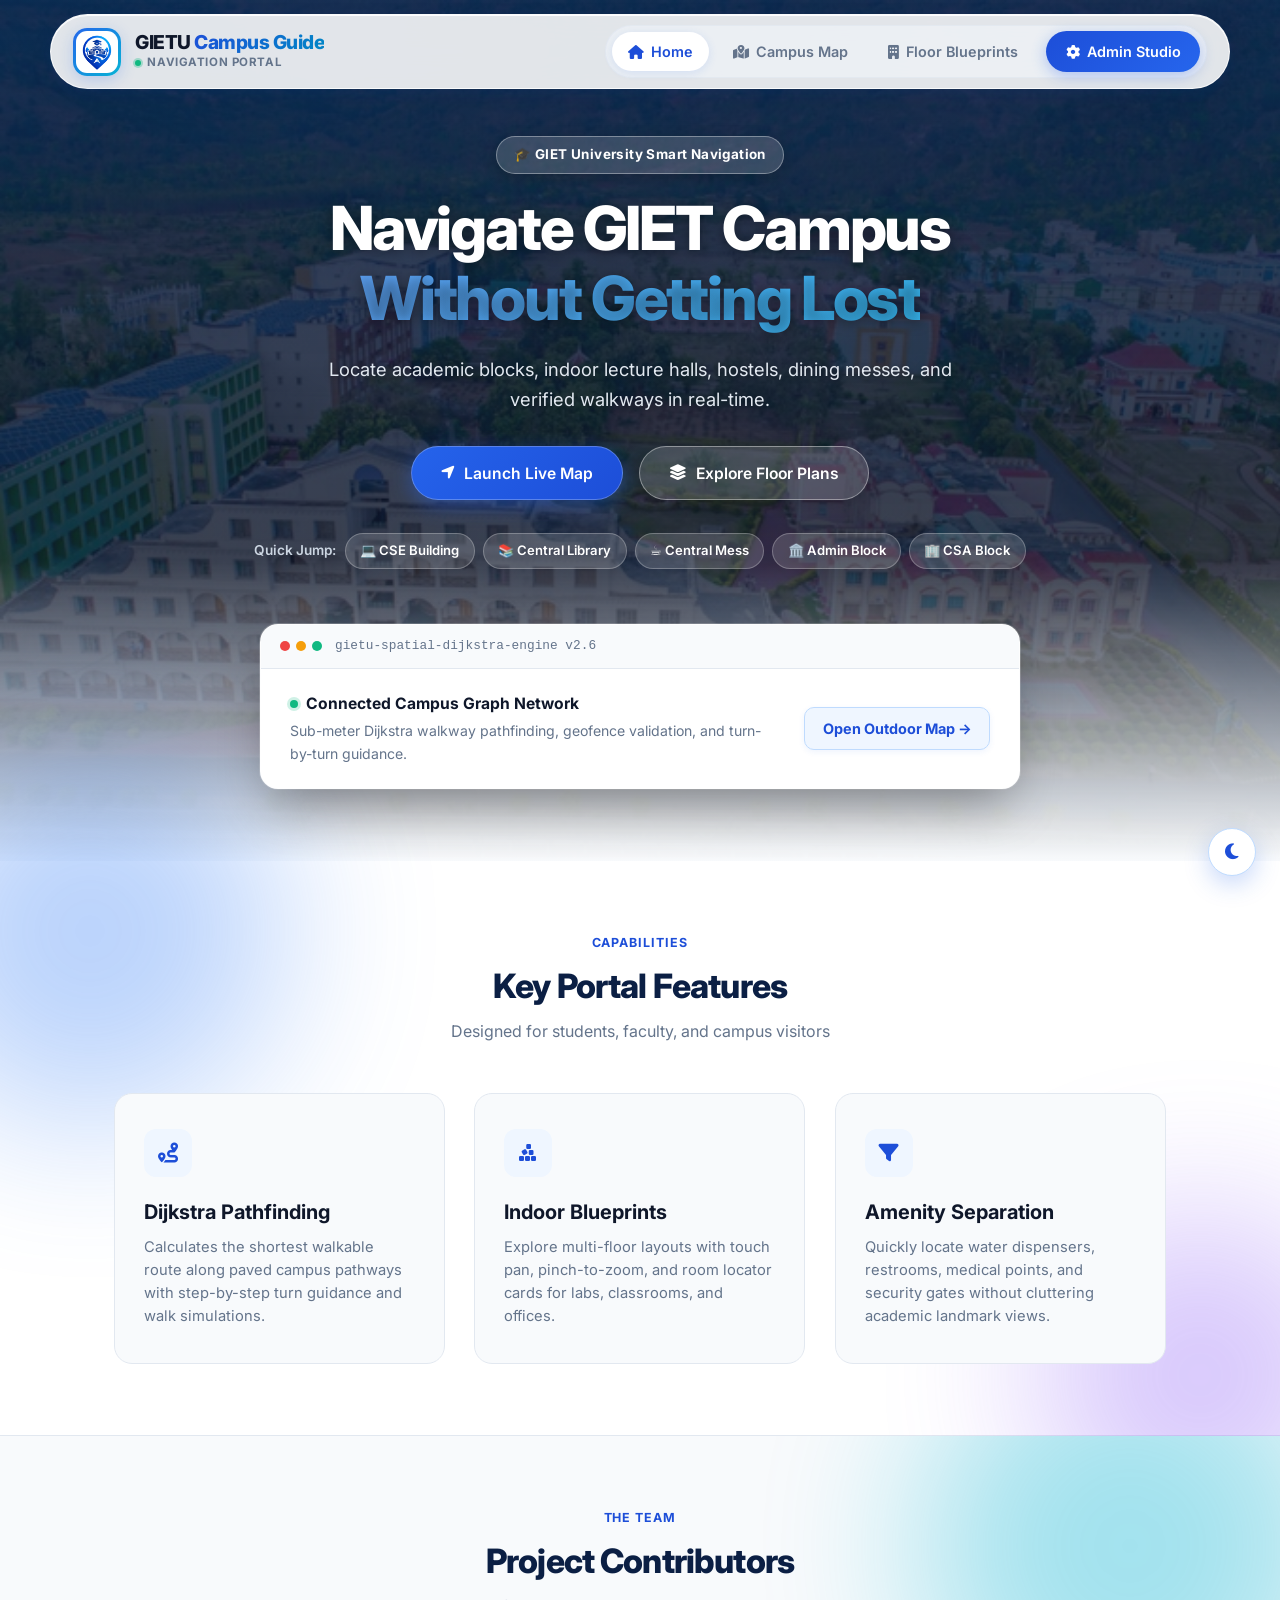
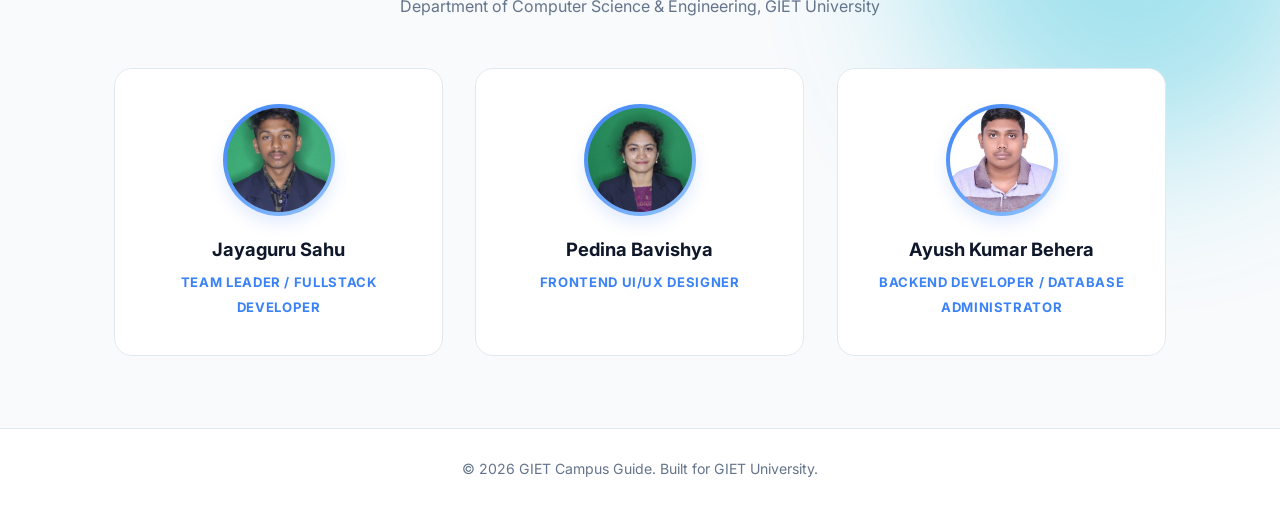
<file: frontend/index.html>
<!DOCTYPE html>
<html lang="en">
<head>
    <meta charset="UTF-8" />
    <meta name="viewport" content="width=device-width, initial-scale=1.0, maximum-scale=5.0" />
    <meta name="description" content="GIET University Campus Navigation Portal with Dijkstra-powered pathfinding and building directory." />
    <title>GIET Guide - Campus Navigation</title>

    <!-- FAVICON -->
    <link rel="icon" type="image/png" href="assets/images/LOGO.png" />
    <link rel="shortcut icon" type="image/png" href="assets/images/LOGO.png" />
    <link rel="apple-touch-icon" href="assets/images/LOGO.png" />

    <!-- Typography -->
    <link rel="preconnect" href="https://fonts.googleapis.com">
    <link rel="preconnect" href="https://fonts.gstatic.com" crossorigin>
    <link href="https://fonts.googleapis.com/css2?family=Inter:wght@400;500;600;700;800&display=swap" rel="stylesheet">
    <link rel="stylesheet" href="https://cdnjs.cloudflare.com/ajax/libs/font-awesome/6.4.0/css/all.min.css" />

    <!-- Stylesheet -->
    <link rel="stylesheet" href="css/style.css" />
</head>
<body>

    <!-- FLOATING NAVBAR -->
    <header class="header">
        <div class="nav-container">
            <a href="index.html" class="logo-section">
                <div class="logo-box">
                    <img src="assets/images/LOGO.png" class="logo" alt="GIET Logo" />
                </div>
                <div class="brand-text-group">
                    <span class="brand-title">GIETU <span class="highlight-gradient">Campus Guide</span></span>
                    <span class="brand-sub"><span class="pulse-dot"></span> Navigation Portal</span>
                </div>
            </a>

            <!-- Hamburger Button (Mobile Only) -->
            <button class="hamburger-btn" id="hamburger-btn" aria-label="Toggle navigation menu" aria-expanded="false">
                <span class="bar"></span>
                <span class="bar"></span>
                <span class="bar"></span>
            </button>

            <!-- Navigation Links -->
            <nav class="navbar" id="navbar">
                <a href="index.html" class="nav-link active">
                    <i class="fa-solid fa-house nav-icon"></i>
                    <span>Home</span>
                </a>
                <a href="navigation.html" class="nav-link">
                    <i class="fa-solid fa-map-location-dot nav-icon"></i>
                    <span>Campus Map</span>
                </a>
                <a href="building.html" class="nav-link">
                    <i class="fa-solid fa-building nav-icon"></i>
                    <span>Floor Blueprints</span>
                </a>
                <a href="admin.html" class="nav-link admin-btn">
                    <i class="fa-solid fa-gear nav-icon admin-icon"></i>
                    <span>Admin Studio</span>
                </a>
            </nav>
        </div>
    </header>

    <main>
        <!-- HERO SECTION -->
        <section class="hero">
            <div class="hero-container">
                <div class="badge-wrapper">
                    <span class="badge">🎓 GIET University Smart Navigation</span>
                </div>
                
                <h1>Navigate GIET Campus <br><span class="gradient-text">Without Getting Lost</span></h1>
                
                <p class="hero-subtitle">
                    Locate academic blocks, indoor lecture halls, hostels, dining messes, and verified walkways in real-time.
                </p>

                <!-- Primary Action Buttons -->
                <div class="hero-buttons">
                    <a href="navigation.html" class="btn btn-primary">
                        <i class="fa-solid fa-location-arrow"></i> Launch Live Map
                    </a>
                    <a href="building.html" class="btn btn-secondary">
                        <i class="fa-solid fa-layer-group"></i> Explore Floor Plans
                    </a>
                </div>

                <!-- Instant Jump Chips with Valid Query Names -->
                <div class="quick-chips-wrapper">
                    <span class="chips-label">Quick Jump:</span>
                    <div class="quick-chips">
                        <a href="navigation.html?building=CSE%20Building" class="chip">💻 CSE Building</a>
                        <a href="navigation.html?building=Library" class="chip">📚 Central Library</a>
                        <a href="navigation.html?building=Central%20Mess" class="chip">☕ Central Mess</a>
                        <a href="navigation.html?building=Admin%20Block" class="chip">🏛️ Admin Block</a>
                        <a href="navigation.html?building=CSA%20Block" class="chip">🏢 CSA Block</a>
                    </div>
                </div>

                <!-- Live Routing Preview Card -->
                <div class="hero-preview-card">
                    <div class="preview-bar">
                        <div class="window-dots">
                            <span class="dot dot-red"></span>
                            <span class="dot dot-amber"></span>
                            <span class="dot dot-green"></span>
                        </div>
                        <span class="preview-title">gietu-spatial-dijkstra-engine v2.6</span>
                    </div>
                    <div class="preview-body">
                        <div class="preview-info">
                            <div class="status-indicator">
                                <span class="status-pulse"></span>
                                <strong>Connected Campus Graph Network</strong>
                            </div>
                            <p>Sub-meter Dijkstra walkway pathfinding, geofence validation, and turn-by-turn guidance.</p>
                        </div>
                        <a href="navigation.html" class="preview-link">Open Outdoor Map &rarr;</a>
                    </div>
                </div>
            </div>
        </section>

        <!-- CORE FEATURES SECTION -->
        <section class="features">
            <div class="blob blob-1"></div>
            <div class="blob blob-2"></div>
            <div class="section-container">
                <div class="section-heading">
                    <span class="section-eyebrow">CAPABILITIES</span>
                    <h2>Key Portal Features</h2>
                    <p>Designed for students, faculty, and campus visitors</p>
                </div>

                <div class="features-grid">
                    <div class="card">
                        <div class="card-icon"><i class="fa-solid fa-route"></i></div>
                        <h3>Dijkstra Pathfinding</h3>
                        <p>Calculates the shortest walkable route along paved campus pathways with step-by-step turn guidance and walk simulations.</p>
                    </div>

                    <div class="card">
                        <div class="card-icon"><i class="fa-solid fa-cubes-stacked"></i></div>
                        <h3>Indoor Blueprints</h3>
                        <p>Explore multi-floor layouts with touch pan, pinch-to-zoom, and room locator cards for labs, classrooms, and offices.</p>
                    </div>

                    <div class="card">
                        <div class="card-icon"><i class="fa-solid fa-filter"></i></div>
                        <h3>Amenity Separation</h3>
                        <p>Quickly locate water dispensers, restrooms, medical points, and security gates without cluttering academic landmark views.</p>
                    </div>
                </div>
            </div>
        </section>

        <!-- CONTRIBUTORS SECTION -->
        <section class="about-section">
            <div class="blob blob-3"></div>
            <div class="section-container">
                <div class="section-heading">
                    <span class="section-eyebrow">THE TEAM</span>
                    <h2>Project Contributors</h2>
                    <p>Department of Computer Science & Engineering, GIET University</p>
                </div>
                <div class="team-grid">
                    <div class="team-card">
                        <div class="avatar-wrapper">
                            <img src="assets/images/jaya%20photo.jpeg" alt="Jayaguru Sahu" loading="lazy" onerror="this.src='assets/images/LOGO.png'" />
                        </div>
                        <h4>Jayaguru Sahu</h4>
                        <span class="team-role">Team Leader / Fullstack Developer</span>
                    </div>

                    <div class="team-card">
                        <div class="avatar-wrapper">
                            <img src="assets/images/bhavishya%20image%20.jpeg" alt="Pedina Bavishya" loading="lazy" onerror="this.src='assets/images/LOGO.png'" />
                        </div>
                        <h4>Pedina Bavishya</h4>
                        <span class="team-role">Frontend UI/UX Designer</span>
                    </div>

                    <div class="team-card">
                        <div class="avatar-wrapper">
                            <img src="assets/images/Ayush%20photo.jpeg" alt="Ayush Kumar Behera" loading="lazy" onerror="this.src='assets/images/LOGO.png'" />
                        </div>
                        <h4>Ayush Kumar Behera</h4>
                        <span class="team-role">Backend Developer / Database Administrator</span>
                    </div>
                </div>
            </div>
        </section>
    </main>
        
    <!-- FOOTER -->
    <footer class="footer">
        <p>&copy; 2026 GIET Campus Guide. Built for GIET University.</p>
    </footer>

    <!-- Theme Toggle Floating Action -->
    <button class="theme-toggle" id="theme-toggle" aria-label="Toggle dark mode" title="Toggle dark mode">
        <i class="fa-solid fa-moon theme-icon" id="theme-icon"></i>
    </button>

    <script src="js/home.js"></script>
</body>
</html>
</file>
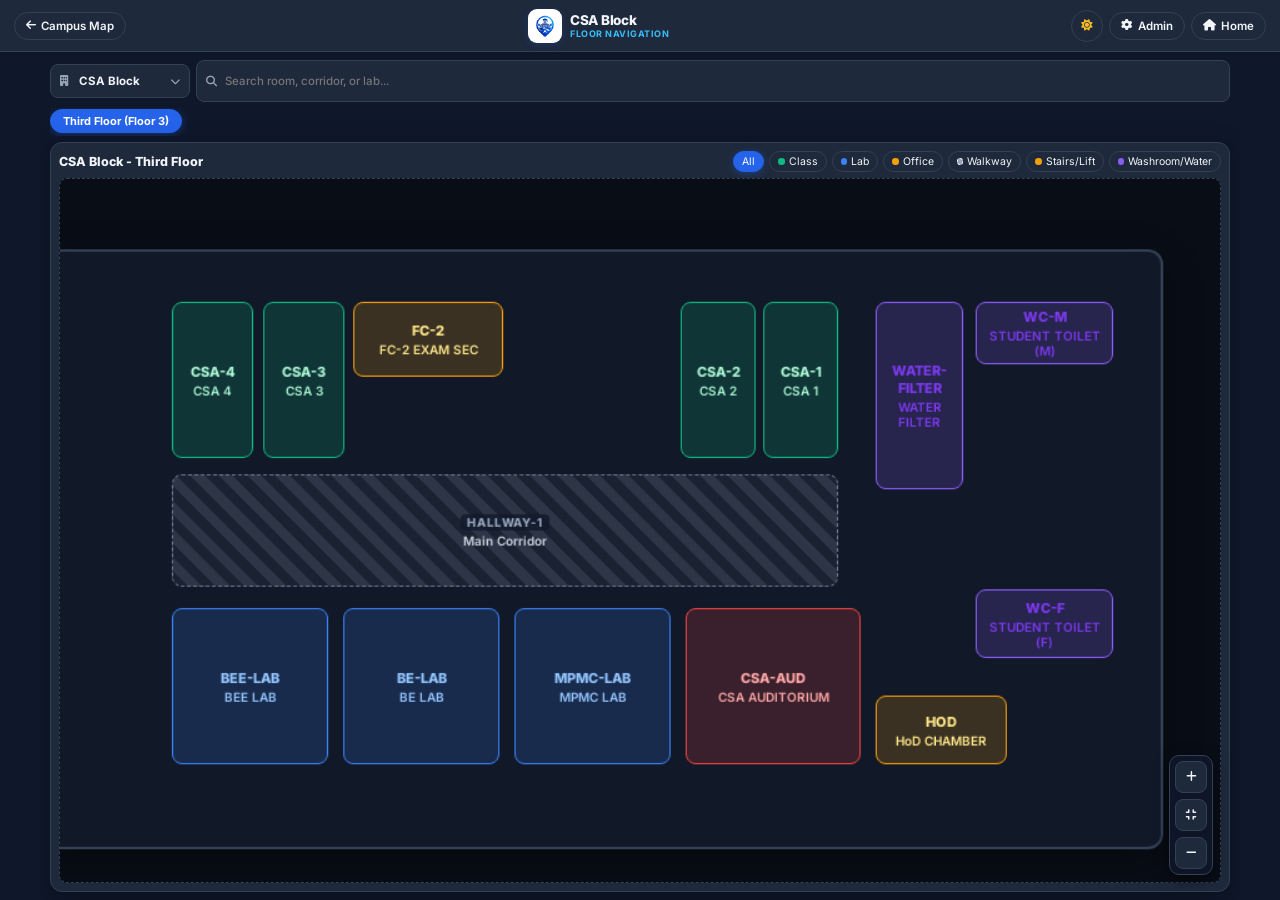
<file: frontend/building.html>
<!DOCTYPE html>
<html lang="en">
<head>
    <meta charset="UTF-8">
    <meta name="viewport" content="width=device-width, initial-scale=1.0, maximum-scale=1.0, user-scalable=no, viewport-fit=cover">
    <title>Building Layout - GIET Campus Guide</title>

    <link rel="icon" type="image/png" href="assets/images/LOGO.png">
    <link rel="shortcut icon" type="image/png" href="assets/images/LOGO.png">
    <link rel="apple-touch-icon" href="assets/images/LOGO.png">

    <!-- Fonts & Icons -->
    <link rel="preconnect" href="https://fonts.googleapis.com">
    <link rel="preconnect" href="https://fonts.gstatic.com" crossorigin>
    <link href="https://fonts.googleapis.com/css2?family=Inter:wght@400;500;600;700;800&display=swap" rel="stylesheet">
    <link rel="stylesheet" href="https://cdnjs.cloudflare.com/ajax/libs/font-awesome/6.4.0/css/all.min.css">

    <!-- Stylesheets -->
    <link rel="stylesheet" href="css/common.css">
    <link rel="stylesheet" href="css/building.css">
</head>
<body class="building-body">

    <!-- 1. TOP APPLICATION BAR -->
    <header class="app-header">
        <div class="nav-col-left">
            <a href="navigation.html" class="btn-nav-action" title="Back to Campus Map">
                <i class="fa-solid fa-arrow-left"></i>
                <span class="nav-text-desktop">Campus Map</span>
            </a>
        </div>
        
        <div class="nav-col-center">
            <div class="brand-unit">
                <div class="brand-icon-box">
                    <img src="assets/images/LOGO.png" alt="GIET Logo" onerror="this.style.display='none'">
                </div>
                <div class="brand-title-wrap">
                    <span class="brand-title-main" id="building-header-name">CSA Block</span>
                    <span class="brand-title-sub">FLOOR NAVIGATION</span>
                </div>
            </div>
        </div>

        <div class="nav-col-right">
            <button type="button" class="btn-nav-action btn-icon-round" id="theme-toggle" aria-label="Toggle theme" title="Toggle theme">
                <i class="fa-solid fa-moon"></i>
            </button>
            <a href="admin.html" class="btn-nav-action nav-desktop-only" title="Admin Studio">
                <i class="fa-solid fa-gear"></i>
                <span>Admin</span>
            </a>
            <a href="index.html" class="btn-nav-action nav-desktop-only" title="Home">
                <i class="fa-solid fa-house"></i>
                <span>Home</span>
            </a>
        </div>
    </header>

    <main class="layout-stage">
        <!-- 2. CONTROLS: CUSTOM BUILDING SELECTOR & SEARCH -->
        <section class="selector-bar">
            <div class="control-item building-select-container">
                <button type="button" id="building-picker-trigger" class="custom-select-trigger" aria-label="Select Building">
                    <i class="fa-solid fa-building select-icon"></i>
                    <span id="selected-building-label">CSA Block</span>
                    <i class="fa-solid fa-chevron-down select-arrow"></i>
                </button>
            </div>

            <div class="control-item search-container">
                <i class="fa-solid fa-magnifying-glass search-icon"></i>
                <input type="text" id="room-search-input" class="common-search-input" placeholder="Search room, corridor, or lab..." autocomplete="off">
            </div>
        </section>

        <!-- 3. FLOOR TABS -->
        <section class="floor-switch-strip" id="floor-tabs-container">
            <!-- Dynamically populated from database floors -->
        </section>

        <!-- 4. ARCHITECTURAL BOARD CONTAINER -->
        <section class="blueprint-card-frame">
            <div class="frame-top-meta">
                <span id="current-floor-label" class="floor-title-display">CSA Block - Third Floor</span>
                
                <!-- INTERACTIVE CATEGORY LEGEND BAR -->
                <div class="legend-group" id="blueprint-legend-group">
                    <button type="button" class="legend-badge active" data-category="all">All</button>
                    <button type="button" class="legend-badge" data-category="classroom">
                        <span class="legend-dot dot-class"></span> Class
                    </button>
                    <button type="button" class="legend-badge" data-category="laboratory">
                        <span class="legend-dot dot-lab"></span> Lab
                    </button>
                    <button type="button" class="legend-badge" data-category="office">
                        <span class="legend-dot dot-office"></span> Office
                    </button>
                    <button type="button" class="legend-badge" data-category="corridor">
                        <span class="legend-dot dot-corridor"></span> Walkway
                    </button>
                    <button type="button" class="legend-badge" data-category="stairs">
                        <span class="legend-dot dot-stairs"></span> Stairs/Lift
                    </button>
                    <button type="button" class="legend-badge" data-category="utility">
                        <span class="legend-dot dot-utility"></span> Washroom/Water
                    </button>
                </div>
            </div>

            <!-- PINNED FLOATING ZOOM TOOLBAR -->
            <div class="blueprint-zoom-toolbar">
                <button type="button" id="btn-zoom-in" title="Zoom In"><i class="fa-solid fa-plus"></i></button>
                <button type="button" id="btn-zoom-reset" title="Fit to Screen"><i class="fa-solid fa-compress"></i></button>
                <button type="button" id="btn-zoom-out" title="Zoom Out"><i class="fa-solid fa-minus"></i></button>
            </div>

            <!-- TOUCH VIEWPORT CANVAS -->
            <div class="blueprint-canvas-scroll" id="blueprint-viewport">
                <div id="blueprint-board" class="blueprint-grid-board">
                    <!-- Rooms rendered from DB coordinates (x, y, w, h) -->
                </div>
            </div>
        </section>

        <!-- 5. ROOM DETAIL BOTTOM INSPECTOR CARD -->
        <section id="room-detail-card" class="room-inspector-modal hidden">
            <div class="inspector-header">
                <div>
                    <span id="room-type-tag" class="room-type-pill">CLASSROOM</span>
                    <h3 id="room-title">CSA-4</h3>
                </div>
                <button type="button" id="close-card-btn" class="btn-close-inspector" aria-label="Close Inspector">✕</button>
            </div>
            <div class="inspector-body">
                <p id="room-description">Standard lecture hall facility equipped with digital teaching tools.</p>
            </div>
            <a href="navigation.html" class="btn-return-map-route">
                <i class="fa-solid fa-location-dot"></i> Back to Outdoor Navigation
            </a>
        </section>
    </main>

    <!-- 6. MODAL BOTTOM SHEET BUILDING PICKER -->
    <div id="building-modal-sheet" class="building-sheet-modal hidden">
        <div class="sheet-backdrop" id="sheet-backdrop"></div>
        <div class="sheet-card">
            <div class="sheet-header">
                <div class="sheet-handle-bar"></div>
                <div class="sheet-title-row">
                    <h4>Select Campus Building</h4>
                    <button type="button" id="btn-close-sheet" class="btn-sheet-close">✕</button>
                </div>
            </div>
            <div class="sheet-search-wrap">
                <i class="fa-solid fa-magnifying-glass"></i>
                <input type="text" id="sheet-building-search" placeholder="Filter buildings..." autocomplete="off">
            </div>
            <div class="sheet-list" id="building-options-list">
                <!-- Options populated dynamically by building.js -->
            </div>
        </div>
    </div>

    <script src="js/building.js"></script>
</body>
</html>
</file>
<file: frontend/css/style.css>
/* ==========================================================================
   GIET CAMPUS GUIDE - HOME LANDING PAGE STYLES (index.html)
   ========================================================================== */

:root {
    --primary-blue: #1d4ed8;
    --primary-hover: #1e40af;
    --accent-blue: #3b82f6;
    --accent-cyan: #06b6d4;
    --accent-purple: #8b5cf6;
    --soft-blue-bg: #eff6ff;
    --text-main: #0f172a;
    --text-muted: #64748b;
    --card-bg: #ffffff;
    --border-color: #e2e8f0;
    --radius-lg: 18px;
    --radius-md: 12px;
    --radius-full: 9999px;
    --shadow-sm: 0 1px 3px rgba(0, 0, 0, 0.04);
    --shadow-card: 0 10px 25px -5px rgba(29, 78, 216, 0.08), 0 8px 10px -6px rgba(0, 0, 0, 0.04);
    --shadow-hover: 0 20px 35px -8px rgba(29, 78, 216, 0.16);
}

/* ===== DARK MODE VARIABLES ===== */
body.dark-mode {
    --text-main: #f1f5f9;
    --text-muted: #94a3b8;
    --card-bg: #1e293b;
    --border-color: #334155;
    --soft-blue-bg: #1e3a5f;
    background-color: #0f172a;
}

body.dark-mode .nav-container {
    background: rgba(15, 23, 42, 0.88);
    border-color: rgba(51, 65, 85, 0.8);
}

body.dark-mode .header.scrolled .nav-container {
    background: rgba(15, 23, 42, 0.96);
    box-shadow: 
        0 14px 40px -10px rgba(0, 0, 0, 0.4),
        0 6px 20px rgba(0, 0, 0, 0.3),
        0 0 0 1px rgba(51, 65, 85, 0.5);
}

body.dark-mode .navbar {
    background: rgba(30, 41, 59, 0.65);
    border-color: rgba(51, 65, 85, 0.8);
}

body.dark-mode .nav-link.active,
body.dark-mode .nav-link:hover {
    background: #1e293b;
    color: #38bdf8;
}

body.dark-mode .logo-box,
body.dark-mode .logo {
    background: #1e293b;
}

body.dark-mode .card,
body.dark-mode .team-card,
body.dark-mode .about-section,
body.dark-mode .footer,
body.dark-mode .hero-preview-card,
body.dark-mode .preview-body {
    background: var(--card-bg);
    border-color: var(--border-color);
}

body.dark-mode .preview-bar {
    background: #0f172a;
}

body.dark-mode .btn-secondary {
    background: rgba(255, 255, 255, 0.08);
    color: #f1f5f9;
    border-color: rgba(255, 255, 255, 0.25);
}

body.dark-mode .btn-secondary:hover {
    background: rgba(255, 255, 255, 0.16);
    color: #ffffff;
    border-color: #38bdf8;
}

body.dark-mode .features {
    background: #0f172a;
}

body.dark-mode .preview-link {
    background: rgba(59, 130, 246, 0.15);
    color: #93c5fd;
    border-color: rgba(51, 65, 85, 0.8);
}

body.dark-mode .preview-link:hover {
    background: var(--primary-blue);
    color: #ffffff;
    border-color: var(--primary-blue);
}

body.dark-mode .section-heading h2 {
    color: #f1f5f9;
}

body.dark-mode .card-icon {
    background: rgba(59, 130, 246, 0.15);
    color: #38bdf8;
}

body.dark-mode .hero {
    background: 
        linear-gradient(
            180deg, 
            rgba(11, 31, 68, 0.90) 0%, 
            rgba(15, 23, 42, 0.85) 65%, 
            rgba(15, 23, 42, 1) 100%
        ),
        url('../assets/images/Giet-campus-view.jpg') no-repeat center center;
    background-size: cover;
}

body.dark-mode .blob {
    opacity: 0.18;
}

/* FIXED DARK MODE TOGGLE */
.theme-toggle {
    position: fixed;
    bottom: 24px;
    right: 24px;
    z-index: 2000;
    display: flex;
    align-items: center;
    justify-content: center;
    width: 48px;
    height: 48px;
    border-radius: 50%;
    background: #ffffff;
    border: 1.5px solid #bfdbfe;
    cursor: pointer;
    box-shadow: 0 8px 24px rgba(37, 99, 235, 0.25);
    transition: all 0.25s ease;
}

.theme-toggle:hover {
    transform: translateY(-3px) scale(1.05);
    box-shadow: 0 12px 28px rgba(37, 99, 235, 0.35);
}

.theme-icon {
    font-size: 18px;
    color: var(--primary-blue);
    transition: color 0.3s ease;
}

body.dark-mode .theme-toggle {
    background: #1e293b;
    border-color: #334155;
    box-shadow: 0 8px 24px rgba(0, 0, 0, 0.4);
}

body.dark-mode .theme-icon {
    color: #fbbf24;
}

* {
    margin: 0;
    padding: 0;
    box-sizing: border-box;
    -webkit-tap-highlight-color: transparent;
}

html, body {
    overflow-x: hidden;
    width: 100%;
}

body {
    font-family: 'Inter', system-ui, -apple-system, sans-serif;
    color: var(--text-main);
    background-color: #f8fafc;
    line-height: 1.6;
    -webkit-font-smoothing: antialiased;
}

/* ============================================================
   FLOATING PILL NAVBAR
   ============================================================ */
.header {
    position: fixed;
    top: 14px;
    left: 0;
    right: 0;
    z-index: 1000;
    width: 100%;
    padding: 0 1.25rem;
    pointer-events: none;
}

.nav-container {
    max-width: 1180px;
    margin: 0 auto;
    padding: 0.6rem 1.4rem;
    display: flex;
    align-items: center;
    justify-content: space-between;
    position: relative;
    pointer-events: auto;
    background: rgba(255, 255, 255, 0.88);
    backdrop-filter: blur(20px);
    -webkit-backdrop-filter: blur(20px);
    border-radius: var(--radius-full);
    border: 1px solid rgba(255, 255, 255, 0.8);
    box-shadow:
        0 10px 35px -10px rgba(15, 23, 42, 0.12),
        0 4px 15px rgba(37, 99, 235, 0.08),
        inset 0 1px 0 rgba(255, 255, 255, 0.9);
    transition: all 0.35s cubic-bezier(0.16, 1, 0.3, 1);
}

.header.scrolled .nav-container {
    background: rgba(255, 255, 255, 0.96);
    box-shadow:
        0 14px 40px -10px rgba(15, 23, 42, 0.18),
        0 6px 20px rgba(37, 99, 235, 0.14),
        0 0 0 1px rgba(147, 197, 253, 0.4);
    transform: translateY(-2px);
}

.logo-section {
    display: flex;
    align-items: center;
    gap: 0.85rem;
    text-decoration: none;
    user-select: none;
}

.logo-box {
    height: 48px;
    width: 48px;
    min-width: 48px;
    background: #ffffff;
    padding: 3px;
    border-radius: 14px;
    position: relative;
    box-shadow: 0 4px 15px rgba(37, 99, 235, 0.22);
    display: flex;
    align-items: center;
    justify-content: center;
    overflow: hidden;
    transition: transform 0.25s cubic-bezier(0.16, 1, 0.3, 1), box-shadow 0.25s ease;
}

.logo-box::before {
    content: '';
    position: absolute;
    inset: -2px;
    background: linear-gradient(135deg, #2563eb, #06b6d4, #8b5cf6);
    background-size: 200% 200%;
    border-radius: 14px;
    z-index: 0;
    animation: borderRotate 4s ease infinite;
}

@keyframes borderRotate {
    0% { background-position: 0% 50%; }
    50% { background-position: 100% 50%; }
    100% { background-position: 0% 50%; }
}

.logo {
    width: 100%;
    height: 100%;
    object-fit: contain;
    position: relative;
    z-index: 1;
    background: #ffffff;
    border-radius: 11px;
}

.logo-section:hover .logo-box {
    transform: translateY(-1px) scale(1.05);
    box-shadow: 0 8px 24px rgba(37, 99, 235, 0.32);
}

.brand-text-group {
    display: flex;
    flex-direction: column;
}

.brand-title {
    font-size: 1.2rem;
    font-weight: 800;
    color: var(--text-main);
    letter-spacing: -0.025em;
    line-height: 1.15;
}

.highlight-gradient {
    background: linear-gradient(135deg, #1d4ed8 0%, #0284c7 50%, #7c3aed 100%);
    background-size: 200% auto;
    -webkit-background-clip: text;
    -webkit-text-fill-color: transparent;
    animation: textShine 4s linear infinite;
}

@keyframes textShine {
    to { background-position: 200% center; }
}

.brand-sub {
    font-size: 0.72rem;
    font-weight: 700;
    color: var(--text-muted);
    letter-spacing: 0.05em;
    text-transform: uppercase;
    display: flex;
    align-items: center;
    gap: 0.4rem;
}

.pulse-dot {
    width: 6px;
    height: 6px;
    background: #10b981;
    border-radius: 50%;
    box-shadow: 0 0 0 2px rgba(16, 185, 129, 0.3);
    animation: livePulse 2s infinite;
}

@keyframes livePulse {
    0%, 100% { opacity: 1; transform: scale(1); }
    50% { opacity: 0.4; transform: scale(0.85); }
}

/* NAVBAR LINKS */
.navbar {
    display: flex;
    align-items: center;
    gap: 0.5rem;
    background: rgba(241, 245, 249, 0.65);
    padding: 0.35rem;
    border-radius: var(--radius-full);
    border: 1px solid rgba(226, 232, 240, 0.8);
}

.nav-link {
    text-decoration: none;
    font-weight: 600;
    font-size: 0.9rem;
    color: var(--text-muted);
    padding: 0.5rem 1rem;
    border-radius: var(--radius-full);
    display: inline-flex;
    align-items: center;
    gap: 0.45rem;
    position: relative;
    transition: all 0.25s cubic-bezier(0.16, 1, 0.3, 1);
}

.nav-icon {
    font-size: 14px;
    transition: transform 0.2s ease, color 0.2s ease;
}

.nav-link:hover {
    color: var(--primary-blue);
    background: rgba(255, 255, 255, 0.85);
}

.nav-link:hover .nav-icon {
    transform: translateY(-1.5px);
    color: var(--primary-blue);
}

.nav-link.active {
    color: var(--primary-blue);
    background: #ffffff;
    box-shadow: 0 2px 10px rgba(37, 99, 235, 0.12);
}

.nav-link.admin-btn {
    background: linear-gradient(135deg, #1d4ed8, #2563eb, #0284c7);
    background-size: 200% auto;
    color: #ffffff !important;
    padding: 0.55rem 1.2rem;
    box-shadow: 0 4px 15px rgba(37, 99, 235, 0.32);
    margin-left: 0.25rem;
    border: none;
}

.nav-link.admin-btn:hover {
    background-position: right center;
    transform: translateY(-1.5px) scale(1.02);
    box-shadow: 0 6px 20px rgba(37, 99, 235, 0.45);
}

/* HAMBURGER TOGGLE */
.hamburger-btn {
    display: none;
    flex-direction: column;
    justify-content: space-around;
    width: 40px;
    height: 40px;
    background: #ffffff;
    border: 1.5px solid #bfdbfe;
    border-radius: 10px;
    cursor: pointer;
    padding: 9px;
    z-index: 1001;
    transition: all 0.25s ease;
}

.hamburger-btn .bar {
    width: 100%;
    height: 2px;
    background-color: var(--primary-blue);
    border-radius: 4px;
    transition: all 0.3s ease-in-out;
}

.hamburger-btn.active .bar:nth-child(1) {
    transform: translateY(6px) rotate(45deg);
}

.hamburger-btn.active .bar:nth-child(2) {
    opacity: 0;
    transform: translateX(-8px);
}

.hamburger-btn.active .bar:nth-child(3) {
    transform: translateY(-6px) rotate(-45deg);
}

/* ============================================================
   HERO SECTION
   ============================================================ */
.hero {
    position: relative;
    background:
        linear-gradient(
            180deg,
            rgba(11, 31, 68, 0.88) 0%,
            rgba(15, 23, 42, 0.82) 65%,
            rgba(248, 250, 252, 1) 100%
        ),
        url('../assets/images/Giet-campus-view.jpg') no-repeat center center;
    background-size: cover;
    background-attachment: scroll;
    padding: 6.5rem 1.5rem 4.5rem;
    text-align: center;
    overflow: hidden;
}

.hero-container {
    max-width: 880px;
    margin: 0 auto;
    position: relative;
    z-index: 2;
    padding-top: 2rem;
}

.badge-wrapper {
    margin-bottom: 1.25rem;
}

.badge {
    display: inline-block;
    padding: 0.45rem 1.1rem;
    background: rgba(255, 255, 255, 0.16);
    backdrop-filter: blur(10px);
    -webkit-backdrop-filter: blur(10px);
    color: #ffffff;
    font-size: 0.84rem;
    font-weight: 700;
    letter-spacing: 0.03em;
    border-radius: var(--radius-full);
    border: 1px solid rgba(255, 255, 255, 0.35);
    box-shadow: 0 4px 15px rgba(0, 0, 0, 0.2);
}

.hero h1 {
    font-size: clamp(2.3rem, 5.2vw, 3.8rem);
    font-weight: 800;
    letter-spacing: -0.035em;
    color: #ffffff;
    line-height: 1.15;
    margin-bottom: 1.25rem;
    text-shadow: 0 2px 14px rgba(0, 0, 0, 0.4);
}

.gradient-text {
    background: linear-gradient(135deg, #60a5fa 0%, #38bdf8 100%);
    -webkit-background-clip: text;
    -webkit-text-fill-color: transparent;
}

.hero-subtitle {
    font-size: 1.15rem;
    color: #e2e8f0;
    max-width: 680px;
    margin: 0 auto 2rem;
    line-height: 1.65;
    text-shadow: 0 1px 6px rgba(0, 0, 0, 0.35);
}

.hero-buttons {
    display: flex;
    justify-content: center;
    gap: 1rem;
    flex-wrap: wrap;
    margin-bottom: 2rem;
}

.btn {
    display: inline-flex;
    align-items: center;
    justify-content: center;
    gap: 0.6rem;
    padding: 0.85rem 1.8rem;
    border-radius: var(--radius-full);
    font-size: 0.98rem;
    font-weight: 600;
    text-decoration: none;
    transition: transform 0.2s ease, box-shadow 0.2s ease, background 0.2s ease;
}

/* Primary Solid Button */
.btn-primary {
    background: linear-gradient(135deg, #2563eb, #1d4ed8);
    color: #ffffff;
    border: 1px solid rgba(255, 255, 255, 0.25);
    box-shadow: 0 6px 20px rgba(37, 99, 235, 0.45);
}

.btn-primary:hover {
    background: #1e40af;
    transform: translateY(-2px);
    box-shadow: 0 8px 24px rgba(37, 99, 235, 0.6);
}

/* Distinct Secondary Outline/Glass Button */
.btn-secondary {
    background: rgba(255, 255, 255, 0.15);
    backdrop-filter: blur(10px);
    -webkit-backdrop-filter: blur(10px);
    color: #ffffff;
    border: 1.5px solid rgba(255, 255, 255, 0.4);
    box-shadow: 0 4px 15px rgba(0, 0, 0, 0.15);
}

.btn-secondary:hover {
    background: rgba(255, 255, 255, 0.25);
    border-color: #ffffff;
    color: #ffffff;
    transform: translateY(-2px);
}

.quick-chips-wrapper {
    display: flex;
    align-items: center;
    justify-content: center;
    gap: 0.55rem;
    flex-wrap: wrap;
    margin-bottom: 3.5rem;
}

.chips-label {
    font-size: 0.85rem;
    font-weight: 600;
    color: #cbd5e1;
}

.quick-chips {
    display: flex;
    gap: 0.5rem;
    flex-wrap: wrap;
    justify-content: center;
}

.chip {
    font-size: 0.82rem;
    font-weight: 600;
    color: #ffffff;
    background: rgba(255, 255, 255, 0.15);
    backdrop-filter: blur(8px);
    -webkit-backdrop-filter: blur(8px);
    padding: 0.4rem 0.9rem;
    border-radius: var(--radius-full);
    text-decoration: none;
    border: 1px solid rgba(255, 255, 255, 0.25);
    transition: all 0.2s ease;
}

.chip:hover {
    background: #3b82f6;
    border-color: #60a5fa;
    color: #ffffff;
    transform: translateY(-2px);
    box-shadow: 0 4px 12px rgba(59, 130, 246, 0.35);
}

/* ============================================================
   HERO PREVIEW CARD
   ============================================================ */
.hero-preview-card {
    background: rgba(255, 255, 255, 0.96);
    backdrop-filter: blur(16px);
    -webkit-backdrop-filter: blur(16px);
    border-radius: var(--radius-lg);
    border: 1px solid rgba(255, 255, 255, 0.7);
    box-shadow:
        0 25px 50px -12px rgba(0, 0, 0, 0.35),
        0 0 0 1px rgba(255, 255, 255, 0.2);
    max-width: 760px;
    margin: 0 auto;
    overflow: hidden;
    text-align: left;
}

.preview-bar {
    background: #f8fafc;
    border-bottom: 1px solid var(--border-color);
    padding: 0.7rem 1.2rem;
    display: flex;
    align-items: center;
    gap: 0.8rem;
}

.window-dots {
    display: flex;
    gap: 6px;
}

.dot {
    width: 10px;
    height: 10px;
    border-radius: 50%;
}
.dot-red { background: #ef4444; }
.dot-amber { background: #f59e0b; }
.dot-green { background: #10b981; }

.preview-title {
    font-family: monospace;
    font-size: 0.8rem;
    color: var(--text-muted);
}

.preview-body {
    padding: 1.4rem 1.8rem;
    display: flex;
    align-items: center;
    justify-content: space-between;
    gap: 1.5rem;
    background: #ffffff;
}

.status-indicator {
    display: flex;
    align-items: center;
    gap: 0.5rem;
    margin-bottom: 0.25rem;
}

.status-pulse {
    width: 8px;
    height: 8px;
    background: #10b981;
    border-radius: 50%;
    box-shadow: 0 0 0 3px rgba(16, 185, 129, 0.2);
}

.preview-info strong {
    font-size: 0.98rem;
    color: var(--text-main);
}

.preview-info p {
    font-size: 0.88rem;
    color: var(--text-muted);
}

.preview-link {
    font-size: 0.9rem;
    font-weight: 700;
    color: var(--primary-blue);
    text-decoration: none;
    padding: 0.55rem 1.1rem;
    background: #eff6ff;
    border-radius: 10px;
    border: 1px solid #bfdbfe;
    box-shadow: 0 2px 6px rgba(37, 99, 235, 0.08);
    white-space: nowrap;
    transition: all 0.2s ease;
}

.preview-link:hover {
    background: var(--primary-blue);
    color: #ffffff;
    border-color: var(--primary-blue);
}

/* ============================================================
   FEATURES SECTION
   ============================================================ */
.features {
    background: #ffffff;
    position: relative;
    border-bottom: 1px solid var(--border-color);
}

.features-grid {
    display: grid;
    grid-template-columns: repeat(auto-fit, minmax(280px, 1fr));
    gap: 1.8rem;
    position: relative;
    z-index: 2;
}

.card {
    background: #f8fafc;
    border: 1px solid var(--border-color);
    border-radius: var(--radius-lg);
    padding: 2.2rem 1.8rem;
    transition: all 0.25s ease;
}

.card:hover {
    transform: translateY(-4px);
    box-shadow: var(--shadow-card);
    border-color: #93c5fd;
}

.card-icon {
    width: 48px;
    height: 48px;
    background: #eff6ff;
    color: var(--primary-blue);
    border-radius: 12px;
    display: flex;
    align-items: center;
    justify-content: center;
    font-size: 20px;
    margin-bottom: 1.2rem;
}

.card h3 {
    font-size: 1.25rem;
    font-weight: 700;
    margin-bottom: 0.5rem;
    color: var(--text-main);
}

.card p {
    font-size: 0.92rem;
    color: var(--text-muted);
    line-height: 1.55;
}

/* ============================================================
   CONTENT SECTIONS & CONTRIBUTORS
   ============================================================ */
.section-container {
    max-width: 1100px;
    margin: 0 auto;
    padding: 4.5rem 1.5rem;
    position: relative;
    z-index: 1;
}

.section-heading {
    text-align: center;
    margin-bottom: 3rem;
}

.section-eyebrow {
    font-size: 0.78rem;
    font-weight: 700;
    color: var(--primary-blue);
    letter-spacing: 0.08em;
    display: block;
    margin-bottom: 0.4rem;
}

.section-heading h2 {
    font-size: 2.1rem;
    font-weight: 800;
    letter-spacing: -0.025em;
    color: #0b1f44;
}

.section-heading p {
    color: var(--text-muted);
    font-size: 1rem;
    margin-top: 0.35rem;
}

.about-section {
    position: relative;
    overflow: hidden;
    background: #f8fafc;
}

.blob {
    position: absolute;
    border-radius: 50%;
    filter: blur(80px);
    opacity: 0.35;
    z-index: 0;
    pointer-events: none;
}
.blob-1 { width: 380px; height: 380px; background: var(--accent-blue); top: -120px; left: -100px; }
.blob-2 { width: 320px; height: 320px; background: var(--accent-purple); bottom: -100px; right: -80px; }
.blob-3 { width: 420px; height: 420px; background: var(--accent-cyan); top: -100px; right: -60px; }

.team-grid {
    display: grid;
    grid-template-columns: repeat(auto-fit, minmax(220px, 1fr));
    gap: 2rem;
    justify-content: center;
}

.team-card {
    background: #ffffff;
    border: 1px solid var(--border-color);
    border-radius: var(--radius-lg);
    padding: 2.2rem 1.5rem;
    text-align: center;
}

.avatar-wrapper {
    width: 112px;
    height: 112px;
    margin: 0 auto 1.2rem;
    border-radius: var(--radius-full);
    padding: 4px;
    background: linear-gradient(135deg, var(--accent-blue), #93c5fd);
    display: flex;
    align-items: center;
    justify-content: center;
    box-shadow: 0 8px 16px rgba(37, 99, 235, 0.12);
}

.avatar-wrapper img {
    width: 100%;
    height: 100%;
    object-fit: cover;
    border-radius: var(--radius-full);
    background: #ffffff;
}

.team-card h4 {
    font-size: 1.15rem;
    font-weight: 700;
    color: var(--text-main);
    margin-bottom: 0.25rem;
}

.team-role {
    font-size: 0.82rem;
    font-weight: 700;
    color: var(--accent-blue);
    text-transform: uppercase;
    letter-spacing: 0.05em;
}

.footer {
    border-top: 1px solid var(--border-color);
    padding: 1.8rem;
    text-align: center;
    font-size: 0.88rem;
    color: var(--text-muted);
    background: #ffffff;
}

/* ============================================================
   RESPONSIVE DESIGN (MOBILE)
   ============================================================ */
@media (max-width: 640px) {
    .header { top: 8px; padding: 0 0.75rem; }
    .nav-container { padding: 0.5rem 1rem; border-radius: 20px; }
    .hamburger-btn { display: flex; }

    .navbar {
        position: absolute;
        top: calc(100% + 8px);
        left: 0;
        right: 0;
        background: rgba(255, 255, 255, 0.98);
        backdrop-filter: blur(24px);
        -webkit-backdrop-filter: blur(24px);
        border: 1px solid rgba(226, 232, 240, 0.9);
        border-radius: 20px;
        box-shadow: 0 20px 40px -10px rgba(15, 23, 42, 0.2);
        flex-direction: column;
        align-items: stretch;
        gap: 0.5rem;
        padding: 1rem;
        opacity: 0;
        visibility: hidden;
        transform: translateY(-12px);
        transition: opacity 0.25s ease, transform 0.25s cubic-bezier(0.16, 1, 0.3, 1), visibility 0.25s;
    }

    .navbar.open {
        opacity: 1;
        visibility: visible;
        transform: translateY(0);
    }

    .nav-link {
        font-size: 1rem;
        padding: 0.85rem 1rem;
        border-radius: 12px;
        justify-content: center;
        background: #f8fafc;
        border: 1px solid var(--border-color);
    }

    .nav-link.admin-btn { margin-left: 0; margin-top: 0.25rem; }
    .logo-box { height: 44px; width: 44px; min-width: 44px; padding: 2px; border-radius: 12px; }
    .brand-title { font-size: 1.05rem; }
    .brand-sub { font-size: 0.64rem; }
    .hero { padding: 5.5rem 1rem 3rem; }
    .hero h1 { font-size: 1.95rem; }
    .hero-subtitle { font-size: 0.95rem; line-height: 1.5; margin-bottom: 1.4rem; }
    .hero-buttons { flex-direction: column; gap: 0.65rem; width: 100%; margin-bottom: 1.5rem; }
    .btn { width: 100%; padding: 0.8rem 1rem; font-size: 0.95rem; }
    .quick-chips-wrapper { flex-direction: column; align-items: flex-start; margin-bottom: 2rem; width: 100%; }
    .chips-label { margin-bottom: 0.4rem; }
    .quick-chips { display: flex; flex-wrap: nowrap; overflow-x: auto; width: 100%; padding-bottom: 0.5rem; justify-content: flex-start; -webkit-overflow-scrolling: touch; scrollbar-width: none; }
    .quick-chips::-webkit-scrollbar { display: none; }
    .chip { flex-shrink: 0; }
    .preview-body { flex-direction: column; align-items: stretch; gap: 0.85rem; padding: 1.1rem; }
    .preview-link { text-align: center; width: 100%; }
    .section-container { padding: 2.8rem 1rem; }
    .section-heading { margin-bottom: 1.8rem; }
    .section-heading h2 { font-size: 1.6rem; }
    .features-grid { grid-template-columns: 1fr; gap: 1rem; }
    .team-grid { grid-template-columns: 1fr; gap: 1rem; }
}
</file>
<file: frontend/css/common.css>
/* ==========================================================================
   GIET CAMPUS GUIDE - UNIFIED APPLICATION BASE (common.css)
   Shared foundation for navigation.html, building.html, and admin.html
   ========================================================================== */

* {
    margin: 0;
    padding: 0;
    box-sizing: border-box;
    font-family: 'Inter', system-ui, -apple-system, BlinkMacSystemFont, "Segoe UI", Roboto, sans-serif;
    -webkit-tap-highlight-color: transparent;
}

:root {
    --primary-blue: #1d4ed8;
    --primary-hover: #1e40af;
    --accent-blue: #3b82f6;
    --accent-cyan: #06b6d4;
    --accent-purple: #8b5cf6;
    --accent-green: #10b981;
    --accent-amber: #f59e0b;
    --accent-red: #ef4444;
    --soft-blue-bg: #eff6ff;
    
    --bg-page: #f8fafc;
    --bg-surface: #ffffff;
    --bg-surface-glass: rgba(255, 255, 255, 0.94);
    --border-color: #e2e8f0;
    --border-card: #cbd5e1;
    --text-main: #0f172a;
    --text-muted: #64748b;
    
    --radius-lg: 16px;
    --radius-md: 12px;
    --radius-sm: 8px;
    --radius-full: 9999px;
    --shadow-sm: 0 1px 3px rgba(0, 0, 0, 0.05);
    --shadow-card: 0 10px 25px -5px rgba(29, 78, 216, 0.08), 0 8px 10px -6px rgba(0, 0, 0, 0.04);
}

body.dark-mode {
    --bg-page: #0f172a;
    --bg-surface: #1e293b;
    --bg-surface-glass: rgba(15, 23, 42, 0.95);
    --border-color: #334155;
    --border-card: #475569;
    --text-main: #f1f5f9;
    --text-muted: #94a3b8;
    --soft-blue-bg: #1e3a5f;
}

html, body {
    width: 100vw;
    height: 100vh;
    height: 100dvh;
    background-color: var(--bg-page);
    color: var(--text-main);
    overflow-x: hidden;
    display: flex;
    flex-direction: column;
}

/* ================= SHARED TOP APP HEADER ================= */
.app-header {
    height: 56px;
    background: var(--bg-surface-glass);
    backdrop-filter: blur(16px);
    -webkit-backdrop-filter: blur(16px);
    border-bottom: 1px solid var(--border-color);
    box-shadow: var(--shadow-sm);
    display: flex;
    align-items: center;
    justify-content: space-between;
    padding: 0 16px;
    position: relative;
    z-index: 1000;
    flex-shrink: 0;
    transition: background 0.25s ease, border-color 0.25s ease;
}

.brand-unit {
    display: flex;
    align-items: center;
    gap: 10px;
    text-decoration: none;
    color: inherit;
    user-select: none;
}

.brand-icon-box {
    width: 34px;
    height: 34px;
    border-radius: 9px;
    background: #ffffff;
    display: flex;
    align-items: center;
    justify-content: center;
    box-shadow: 0 2px 8px rgba(37, 99, 235, 0.2);
    overflow: hidden;
}

.brand-icon-box img {
    width: 100%;
    height: 100%;
    object-fit: contain;
}

.brand-title-wrap {
    display: flex;
    flex-direction: column;
}

.brand-title-main {
    font-size: 14.5px;
    font-weight: 800;
    color: var(--text-main);
    letter-spacing: -0.02em;
    line-height: 1.15;
}

.brand-title-sub {
    font-size: 10px;
    font-weight: 700;
    color: var(--accent-blue);
    text-transform: uppercase;
    letter-spacing: 0.04em;
    display: flex;
    align-items: center;
    gap: 4px;
}

.pulse-dot-sm {
    width: 6px;
    height: 6px;
    background: var(--accent-green);
    border-radius: 50%;
    box-shadow: 0 0 6px var(--accent-green);
    display: inline-block;
}

.header-tools {
    display: flex;
    align-items: center;
    gap: 8px;
}

/* Common Header Action Buttons */
.btn-nav-link {
    color: var(--primary-blue);
    font-weight: 600;
    font-size: 12.5px;
    padding: 6px 12px;
    border-radius: var(--radius-full);
    text-decoration: none;
    display: inline-flex;
    align-items: center;
    gap: 5px;
    background: var(--soft-blue-bg);
    border: 1px solid rgba(59, 130, 246, 0.2);
    transition: all 0.2s ease;
}

.btn-nav-link:hover {
    background: var(--primary-blue);
    color: #ffffff;
    border-color: var(--primary-blue);
}

body.dark-mode .btn-nav-link {
    background: rgba(59, 130, 246, 0.15);
    color: #93c5fd;
    border-color: rgba(51, 65, 85, 0.8);
}

body.dark-mode .btn-nav-link:hover {
    background: var(--primary-blue);
    color: #ffffff;
}

.btn-theme-circle {
    width: 34px;
    height: 34px;
    border-radius: 50%;
    background: var(--bg-surface);
    border: 1.5px solid var(--border-color);
    display: flex;
    align-items: center;
    justify-content: center;
    cursor: pointer;
    font-size: 13px;
    color: var(--primary-blue);
    transition: all 0.2s ease;
}

body.dark-mode .btn-theme-circle {
    background: #1e293b;
    border-color: #334155;
    color: #fbbf24;
}

/* ================= SHARED INPUTS & CONTROLS ================= */
.common-select,
.common-search-input {
    width: 100%;
    min-height: 42px;
    padding: 8px 14px 8px 36px;
    font-size: 13.5px;
    font-weight: 600;
    border: 1.5px solid var(--border-color);
    border-radius: var(--radius-md);
    background: var(--bg-surface);
    color: var(--text-main);
    outline: none;
    transition: border-color 0.2s ease, box-shadow 0.2s ease;
}

.common-select:focus,
.common-search-input:focus {
    border-color: var(--primary-blue);
    box-shadow: 0 0 0 3px rgba(37, 99, 235, 0.15);
}

/* Common Button Classes */
.btn-solid-primary {
    background: linear-gradient(135deg, #2563eb, #1d4ed8);
    color: #ffffff;
    border: none;
    padding: 9px 15px;
    border-radius: var(--radius-md);
    font-size: 13px;
    font-weight: 700;
    cursor: pointer;
    display: inline-flex;
    align-items: center;
    justify-content: center;
    gap: 6px;
    box-shadow: 0 2px 8px rgba(37, 99, 235, 0.25);
    transition: all 0.15s ease;
}

.btn-solid-primary:hover {
    background: #1e40af;
}

.btn-solid-primary:active {
    transform: scale(0.97);
}

.btn-solid-secondary {
    background: var(--bg-surface);
    color: var(--text-main);
    border: 1.5px solid var(--border-color);
    padding: 9px 15px;
    border-radius: var(--radius-md);
    font-size: 13px;
    font-weight: 700;
    cursor: pointer;
    display: inline-flex;
    align-items: center;
    justify-content: center;
    gap: 6px;
    transition: all 0.15s ease;
}

.hidden {
    display: none !important;
}

/* Fullscreen Loader */
.loading-screen,
.loading-overlay {
    position: fixed;
    inset: 0;
    background: #0b1120;
    display: flex;
    justify-content: center;
    align-items: center;
    z-index: 99999;
    opacity: 1;
    visibility: visible;
    transition: opacity 0.3s ease, visibility 0.3s ease;
    pointer-events: all;
}

.loading-screen.hidden,
.loading-overlay.hidden {
    opacity: 0;
    visibility: hidden;
    pointer-events: none;
}

.spinner {
    width: 42px;
    height: 42px;
    border: 3.5px solid #1e293b;
    border-top: 3.5px solid #38bdf8;
    border-radius: 50%;
    animation: spin 0.75s linear infinite;
}

@keyframes spin {
    0% { transform: rotate(0deg); }
    100% { transform: rotate(360deg); }
}

/* Unified Scrollbars */
::-webkit-scrollbar {
    width: 5px;
    height: 5px;
}

::-webkit-scrollbar-thumb {
    background: var(--border-card);
    border-radius: 999px;
}
</file>
<file: frontend/css/building.css>
/* ==========================================================================
   GIET CAMPUS GUIDE - INDOOR STRUCTURE & BLUEPRINT CANVAS (building.css)
   Scoped specifically for building.html floor navigation
   ========================================================================== */

:root {
    --bg-page: #090d16;
    --bg-surface: #0f172a;
    --bg-card: #1e293b;
    --border-color: rgba(255, 255, 255, 0.1);
    --border-card: rgba(255, 255, 255, 0.14);
    --text-main: #f8fafc;
    --text-muted: #94a3b8;
    --primary-blue: #2563eb;
    --accent-blue: #38bdf8;
    --canvas-bg: #090d16;
    --board-bg: #111827;
}

body:not(.dark-mode) {
    --bg-page: #f1f5f9;
    --bg-surface: #ffffff;
    --bg-card: #e2e8f0;
    --border-color: rgba(0, 0, 0, 0.08);
    --border-card: #cbd5e1;
    --text-main: #0f172a;
    --text-muted: #64748b;
    --primary-blue: #2563eb;
    --accent-blue: #0284c7;
    --canvas-bg: #e2e8f0;
    --board-bg: #ffffff;
}

body.building-body {
    background-color: var(--bg-page);
    color: var(--text-main);
    height: 100vh;
    height: 100dvh;
    display: flex;
    flex-direction: column;
    overflow: hidden;
    margin: 0;
    padding: 0;
    font-family: 'Inter', -apple-system, BlinkMacSystemFont, "Segoe UI", Roboto, sans-serif;
    transition: background-color 0.2s ease, color 0.2s ease;
}

/* ================= 1. RESTRUCTURED APP HEADER ================= */
.app-header {
    height: 52px;
    background: var(--bg-surface);
    border-bottom: 1px solid var(--border-color);
    display: flex;
    align-items: center;
    justify-content: space-between;
    padding: 0 14px;
    z-index: 1000;
    flex-shrink: 0;
    gap: 8px;
}

.nav-col-left {
    display: flex;
    align-items: center;
    flex: 0 0 auto;
}

.nav-col-center {
    display: flex;
    align-items: center;
    justify-content: center;
    flex: 1 1 auto;
    min-width: 0;
}

.nav-col-right {
    display: flex;
    align-items: center;
    justify-content: flex-end;
    gap: 6px;
    flex: 0 0 auto;
}

.brand-unit {
    display: inline-flex;
    align-items: center;
    gap: 8px;
    text-decoration: none;
    color: inherit;
    max-width: 100%;
}

.brand-icon-box img {
    width: 26px;
    height: 26px;
    border-radius: 6px;
    object-fit: contain;
    display: block;
}

.brand-title-wrap {
    display: flex;
    flex-direction: column;
    min-width: 0;
    text-align: left;
}

.brand-title-main {
    font-size: 13.5px;
    font-weight: 800;
    color: var(--text-main);
    white-space: nowrap;
    overflow: hidden;
    text-overflow: ellipsis;
    line-height: 1.2;
}

.brand-title-sub {
    font-size: 9px;
    color: var(--accent-blue);
    font-weight: 700;
    letter-spacing: 0.5px;
    line-height: 1.1;
}

.btn-nav-action {
    padding: 6px 11px;
    border-radius: 999px;
    font-size: 11.5px;
    font-weight: 600;
    background: var(--bg-card);
    border: 1px solid var(--border-color);
    color: var(--text-main);
    display: inline-flex;
    align-items: center;
    gap: 5px;
    text-decoration: none;
    cursor: pointer;
    transition: all 0.15s ease;
    white-space: nowrap;
    box-sizing: border-box;
}

.btn-nav-action:hover {
    border-color: var(--accent-blue);
    color: var(--accent-blue);
}

.btn-icon-round {
    width: 32px;
    height: 32px;
    padding: 0 !important;
    justify-content: center;
    border-radius: 50% !important;
}

/* ================= 2. CONTROLS & SEARCH BAR ================= */
.layout-stage {
    flex: 1;
    display: flex;
    flex-direction: column;
    padding: 8px 10px;
    gap: 6px;
    max-width: 1200px;
    margin: 0 auto;
    width: 100%;
    box-sizing: border-box;
    overflow: hidden;
}

.selector-bar {
    display: flex;
    gap: 6px;
    width: 100%;
    flex-shrink: 0;
    align-items: center;
}

.control-item {
    position: relative;
}

.building-select-container {
    flex: 0 0 140px;
}

.search-container {
    flex: 1;
    min-width: 0;
}

.select-icon,
.search-icon {
    position: absolute;
    left: 10px;
    top: 50%;
    transform: translateY(-50%);
    color: var(--text-muted);
    font-size: 11px;
    pointer-events: none;
    z-index: 2;
}

.select-arrow {
    position: absolute;
    right: 10px;
    top: 50%;
    transform: translateY(-50%);
    color: var(--text-muted);
    font-size: 10px;
    pointer-events: none;
    z-index: 2;
}

.custom-select-trigger {
    width: 100%;
    background-color: var(--bg-surface);
    border: 1.5px solid var(--border-color);
    color: var(--text-main);
    font-size: 11.5px;
    font-weight: 700;
    padding: 6px 22px 6px 28px;
    border-radius: 8px;
    outline: none;
    box-sizing: border-box;
    height: 34px;
    cursor: pointer;
    text-align: left;
    white-space: nowrap;
    overflow: hidden;
    text-overflow: ellipsis;
    display: flex;
    align-items: center;
    transition: border-color 0.15s ease;
}

.custom-select-trigger:hover,
.custom-select-trigger:focus {
    border-color: var(--accent-blue);
}

.common-search-input {
    width: 100%;
    background-color: var(--bg-surface) !important;
    border: 1.5px solid var(--border-color) !important;
    color: var(--text-main) !important;
    font-size: 11.5px;
    font-weight: 500;
    padding: 6px 10px 6px 28px;
    border-radius: 8px;
    outline: none;
    box-sizing: border-box;
    height: 34px;
}

.common-search-input:focus {
    border-color: var(--accent-blue) !important;
}

/* Floor Switcher Strip */
.floor-switch-strip {
    display: flex;
    gap: 6px;
    overflow-x: auto;
    padding: 1px 0 3px 0;
    scrollbar-width: none;
    -webkit-overflow-scrolling: touch;
    flex-shrink: 0;
}
.floor-switch-strip::-webkit-scrollbar { display: none; }

.floor-pill-btn {
    background: var(--bg-surface);
    border: 1.5px solid var(--border-color);
    color: var(--text-muted);
    padding: 4px 12px;
    border-radius: 999px;
    font-size: 11px;
    font-weight: 700;
    cursor: pointer;
    white-space: nowrap;
    transition: all 0.18s ease;
    user-select: none;
    flex-shrink: 0;
}

.floor-pill-btn:hover {
    color: var(--text-main);
    border-color: var(--accent-blue);
}

.floor-pill-btn.active {
    background: var(--primary-blue);
    color: #ffffff !important;
    border-color: var(--primary-blue);
    box-shadow: 0 2px 8px rgba(37, 99, 235, 0.4);
}

/* ================= 3. BLUEPRINT CONTAINER & CANVAS ================= */
.blueprint-card-frame {
    background: var(--bg-surface);
    border: 1.5px solid var(--border-color);
    border-radius: 12px;
    padding: 8px;
    display: flex;
    flex-direction: column;
    gap: 6px;
    width: 100%;
    flex: 1 1 0%;
    min-height: 0;
    box-sizing: border-box;
    box-shadow: 0 6px 24px rgba(0, 0, 0, 0.35);
    position: relative;
    overflow: hidden;
}

.frame-top-meta {
    display: flex;
    justify-content: space-between;
    align-items: center;
    flex-wrap: wrap;
    gap: 6px;
    flex-shrink: 0;
}

.floor-title-display {
    font-size: 12.5px;
    font-weight: 800;
    color: var(--text-main);
    margin: 0;
}

/* INTERACTIVE CATEGORY LEGEND CHIPS */
.legend-group {
    display: flex;
    gap: 5px;
    font-size: 11px;
    color: var(--text-muted);
    font-weight: 600;
    flex-wrap: wrap;
    align-items: center;
}

.legend-badge {
    display: inline-flex;
    align-items: center;
    gap: 4px;
    padding: 3px 8px;
    border-radius: 999px;
    border: 1px solid var(--border-color);
    background: var(--bg-card);
    cursor: pointer;
    user-select: none;
    transition: all 0.15s ease;
    color: var(--text-main);
    font-family: inherit;
    font-size: 10.5px;
}

.legend-badge:hover {
    border-color: var(--accent-blue);
    transform: translateY(-1px);
}

.legend-badge.active {
    background: var(--primary-blue) !important;
    color: #ffffff !important;
    border-color: var(--primary-blue) !important;
    box-shadow: 0 2px 8px rgba(37, 99, 235, 0.35);
}

.legend-dot {
    width: 6.5px;
    height: 6.5px;
    border-radius: 50%;
    flex-shrink: 0;
}
.dot-class     { background: #10b981; }
.dot-lab       { background: #3b82f6; }
.dot-office    { background: #f59e0b; }
.dot-stairs    { background: #f59e0b; }
.dot-utility   { background: #8b5cf6; }
.dot-corridor  { background: #94a3b8; border: 1px dashed #ffffff; }

/* Dimmed State for Inactive Filtered Categories */
.blueprint-room-box.dimmed {
    opacity: 0.14 !important;
    filter: grayscale(0.85);
    pointer-events: auto;
}

/* Fixed Floating Zoom Toolbar */
.blueprint-zoom-toolbar {
    position: absolute;
    bottom: 16px;
    right: 16px;
    z-index: 100;
    display: flex;
    flex-direction: column;
    gap: 6px;
    background: rgba(15, 23, 42, 0.88);
    border: 1.5px solid var(--border-color);
    padding: 5px;
    border-radius: 10px;
    backdrop-filter: blur(10px);
    -webkit-backdrop-filter: blur(10px);
    box-shadow: 0 4px 16px rgba(0, 0, 0, 0.45);
    pointer-events: auto;
}

.blueprint-zoom-toolbar button {
    width: 32px;
    height: 32px;
    border-radius: 8px;
    background: var(--bg-card);
    border: 1px solid var(--border-color);
    color: var(--text-main);
    font-size: 12px;
    cursor: pointer;
    display: flex;
    align-items: center;
    justify-content: center;
    transition: background 0.15s ease, transform 0.1s ease;
}

.blueprint-zoom-toolbar button:active {
    transform: scale(0.92);
}

.blueprint-zoom-toolbar button:hover {
    background: var(--primary-blue);
    color: #ffffff;
}

/* Touch Viewport Container */
.blueprint-canvas-scroll {
    position: relative;
    width: 100%;
    flex: 1 1 0%;
    min-height: 0;
    background: var(--canvas-bg);
    border-radius: 8px;
    border: 1.5px dashed var(--border-color);
    overflow: hidden !important;
    box-sizing: border-box;
    touch-action: none;
    user-select: none;
    cursor: grab;
}

.blueprint-canvas-scroll:active {
    cursor: grabbing;
}

/* Canvas Board */
.blueprint-grid-board {
    position: absolute;
    top: 0;
    left: 0;
    width: 900px;
    height: 480px;
    background: var(--board-bg);
    border-radius: 12px;
    border: 2px solid var(--border-color);
    box-shadow: 0 10px 30px rgba(0, 0, 0, 0.35);
    user-select: none;
    transform-origin: 0 0 !important;
    will-change: transform;
}

/* ================= 4. INDIVIDUAL ROOM & WALKWAY BOXES ================= */
.blueprint-room-box {
    position: absolute;
    border-radius: 8px;
    padding: 4px;
    box-sizing: border-box;
    display: flex;
    flex-direction: column;
    justify-content: center;
    align-items: center;
    text-align: center;
    cursor: pointer;
    transition: transform 0.18s ease, box-shadow 0.18s ease, border-color 0.18s ease, opacity 0.2s ease;
    border: 1.5px solid rgba(255, 255, 255, 0.2);
    user-select: none;
}

.blueprint-room-box:hover {
    transform: scale(1.02);
    z-index: 10;
    box-shadow: 0 6px 18px rgba(0, 0, 0, 0.4);
}

/* ARCHITECTURAL DIAGONAL HATCH PATTERN FOR CORRIDORS & WALKWAYS */
.blueprint-room-box.corridor,
.blueprint-room-box.walkway,
.blueprint-room-box.walk-corridor {
    background: repeating-linear-gradient(
        45deg,
        rgba(148, 163, 184, 0.08),
        rgba(148, 163, 184, 0.08) 8px,
        rgba(148, 163, 184, 0.22) 8px,
        rgba(148, 163, 184, 0.22) 16px
    ) !important;
    border: 1.5px dashed rgba(148, 163, 184, 0.65) !important;
    color: #cbd5e1 !important;
    z-index: 1;
    box-shadow: none !important;
}

.blueprint-room-box.corridor:hover,
.blueprint-room-box.walkway:hover {
    border-color: #38bdf8 !important;
    background: repeating-linear-gradient(
        45deg,
        rgba(56, 189, 248, 0.14),
        rgba(56, 189, 248, 0.14) 8px,
        rgba(56, 189, 248, 0.26) 8px,
        rgba(56, 189, 248, 0.26) 16px
    ) !important;
    z-index: 10;
}

.blueprint-room-box.corridor .room-code-tag,
.blueprint-room-box.walkway .room-code-tag {
    font-size: 9.5px !important;
    letter-spacing: 0.8px;
    text-transform: uppercase;
    color: #94a3b8;
    background: rgba(15, 23, 42, 0.75);
    padding: 1px 5px;
    border-radius: 4px;
}

/* STAIRS & LIFTS */
.blueprint-room-box.stairs,
.blueprint-room-box.staircase {
    background: repeating-linear-gradient(
        0deg,
        rgba(245, 158, 11, 0.15),
        rgba(245, 158, 11, 0.15) 6px,
        rgba(245, 158, 11, 0.35) 6px,
        rgba(245, 158, 11, 0.35) 12px
    ) !important;
    border: 2px solid #f59e0b !important;
    color: #fde68a !important;
    font-weight: 700;
}

.blueprint-room-box.lift,
.blueprint-room-box.elevator {
    background: rgba(234, 88, 12, 0.25) !important;
    border: 2px solid #ea580c !important;
    color: #fed7aa !important;
    font-weight: 700;
}

/* ROOM TYPES */
.blueprint-room-box.classroom,
.blueprint-room-box.class {
    background: rgba(16, 185, 129, 0.18);
    border-color: #10b981;
    color: #059669;
}
body.dark-mode .blueprint-room-box.classroom { color: #a7f3d0; }

.blueprint-room-box.laboratory,
.blueprint-room-box.lab {
    background: rgba(59, 130, 246, 0.18);
    border-color: #3b82f6;
    color: #2563eb;
}
body.dark-mode .blueprint-room-box.laboratory { color: #93c5fd; }

.blueprint-room-box.office {
    background: rgba(245, 158, 11, 0.18);
    border-color: #f59e0b;
    color: #d97706;
}
body.dark-mode .blueprint-room-box.office { color: #fde68a; }

.blueprint-room-box.washroom,
.blueprint-room-box.utility {
    background: rgba(139, 92, 246, 0.18);
    border-color: #8b5cf6;
    color: #7c3aed;
}
body.dark-mode .blueprint-room-box.washroom { color: #ddd6fe; }

.blueprint-room-box.auditorium {
    background: rgba(239, 68, 68, 0.18);
    border-color: #ef4444;
    color: #dc2626;
}
body.dark-mode .blueprint-room-box.auditorium { color: #fca5a5; }

.blueprint-room-box.active-pulse {
    border: 2.5px solid #10b981 !important;
    box-shadow: 0 0 20px 4px rgba(16, 185, 129, 0.8) !important;
    animation: targetPulse 1.2s infinite alternate;
    z-index: 25;
}

@keyframes targetPulse {
    from { transform: scale(1); }
    to { transform: scale(1.04); }
}

/* ================= 5. ROOM DETAIL / INSPECTOR CARD ================= */
.room-inspector-modal {
    position: absolute;
    bottom: 16px;
    right: 16px;
    width: 300px;
    background: var(--bg-surface);
    border: 1.5px solid var(--border-color);
    backdrop-filter: blur(14px);
    -webkit-backdrop-filter: blur(14px);
    border-radius: 12px;
    padding: 12px 16px;
    box-shadow: 0 12px 36px rgba(0, 0, 0, 0.5);
    display: flex;
    flex-direction: column;
    gap: 6px;
    z-index: 500;
    animation: slideUpInfo 0.22s ease-out;
}

.room-inspector-modal.hidden {
    display: none !important;
}

@keyframes slideUpInfo {
    from { opacity: 0; transform: translateY(10px); }
    to { opacity: 1; transform: translateY(0); }
}

.inspector-header {
    display: flex;
    justify-content: space-between;
    align-items: flex-start;
}

.room-type-pill {
    font-size: 9.5px;
    font-weight: 800;
    color: var(--accent-blue);
    text-transform: uppercase;
    letter-spacing: 0.05em;
}

.inspector-header h3 {
    font-size: 14px;
    font-weight: 800;
    color: var(--text-main);
    margin: 2px 0 0 0;
}

.btn-close-inspector {
    background: var(--bg-card);
    border: none;
    width: 24px;
    height: 24px;
    border-radius: 50%;
    color: var(--text-muted);
    font-size: 12px;
    cursor: pointer;
    display: flex;
    align-items: center;
    justify-content: center;
}

body.dark-mode .btn-close-inspector {
    background: rgba(255, 255, 255, 0.1);
}

.btn-close-inspector:hover {
    color: #ffffff;
    background: rgba(239, 68, 68, 0.8);
}

.inspector-body p {
    font-size: 12px;
    color: var(--text-muted);
    line-height: 1.4;
    margin: 0;
}

.btn-return-map-route {
    margin-top: 4px;
    padding: 7px 10px;
    background: var(--primary-blue);
    color: #ffffff;
    font-size: 11px;
    font-weight: 700;
    border-radius: 6px;
    text-decoration: none;
    display: inline-flex;
    align-items: center;
    justify-content: center;
    gap: 5px;
    border: none;
    cursor: pointer;
}

/* ================= 6. MODAL BOTTOM SHEET BUILDING PICKER ================= */
.building-sheet-modal {
    position: fixed;
    inset: 0;
    z-index: 3000;
    display: flex;
    align-items: flex-end;
    justify-content: center;
}

.building-sheet-modal.hidden {
    display: none !important;
}

.sheet-backdrop {
    position: absolute;
    inset: 0;
    background: rgba(15, 23, 42, 0.65);
    backdrop-filter: blur(4px);
    -webkit-backdrop-filter: blur(4px);
}

.sheet-card {
    position: relative;
    width: 100%;
    max-width: 480px;
    max-height: 75vh;
    max-height: 75dvh;
    background: var(--bg-surface);
    border-top: 2px solid var(--accent-blue);
    border-top-left-radius: 20px;
    border-top-right-radius: 20px;
    display: flex;
    flex-direction: column;
    overflow: hidden;
    box-shadow: 0 -10px 40px rgba(0, 0, 0, 0.6);
    animation: slideUpSheet 0.22s cubic-bezier(0.2, 0.9, 0.3, 1) forwards;
}

@keyframes slideUpSheet {
    from { transform: translateY(100%); }
    to { transform: translateY(0); }
}

.sheet-header {
    padding: 10px 16px 8px 16px;
    border-bottom: 1px solid var(--border-color);
}

.sheet-handle-bar {
    width: 36px;
    height: 4px;
    background: var(--text-muted);
    border-radius: 999px;
    margin: 0 auto 10px auto;
    opacity: 0.6;
}

.sheet-title-row {
    display: flex;
    justify-content: space-between;
    align-items: center;
}

.sheet-title-row h4 {
    margin: 0;
    font-size: 14.5px;
    font-weight: 800;
    color: var(--text-main);
}

.btn-sheet-close {
    background: transparent;
    border: none;
    color: var(--text-muted);
    font-size: 16px;
    cursor: pointer;
}

.sheet-search-wrap {
    position: relative;
    padding: 8px 16px;
    border-bottom: 1px solid var(--border-color);
}

.sheet-search-wrap i {
    position: absolute;
    left: 28px;
    top: 50%;
    transform: translateY(-50%);
    color: var(--text-muted);
    font-size: 12px;
}

.sheet-search-wrap input {
    width: 100%;
    background: var(--bg-card);
    border: 1px solid var(--border-color);
    color: var(--text-main);
    padding: 7px 10px 7px 32px;
    border-radius: 8px;
    font-size: 12.5px;
    outline: none;
    box-sizing: border-box;
}

.sheet-list {
    flex: 1;
    overflow-y: auto;
    padding: 8px 12px 24px 12px;
    display: flex;
    flex-direction: column;
    gap: 4px;
}

.sheet-item {
    padding: 10px 14px;
    border-radius: 8px;
    background: var(--bg-card);
    border: 1px solid var(--border-color);
    color: var(--text-main);
    font-size: 13px;
    font-weight: 600;
    cursor: pointer;
    display: flex;
    align-items: center;
    gap: 10px;
    transition: all 0.15s ease;
}

.sheet-item:hover,
.sheet-item.active {
    background: var(--primary-blue);
    color: #ffffff;
    border-color: var(--primary-blue);
}

/* ================= 7. MOBILE RESPONSIVE TWEAKS ================= */
@media (max-width: 768px) {
    .app-header {
        height: 48px;
        padding: 0 10px;
    }

    .nav-text-desktop,
    .nav-desktop-only {
        display: none !important;
    }

    .btn-nav-action {
        padding: 6px 9px;
        font-size: 11px;
    }

    .brand-title-wrap {
        display: flex !important;
    }
    
    .brand-title-main {
        font-size: 12.5px;
        max-width: 140px;
    }
    
    .brand-title-sub {
        font-size: 8px;
    }

    .layout-stage {
        padding: 4px 6px;
        gap: 5px;
    }

    .selector-bar {
        gap: 5px;
        flex-wrap: nowrap;
    }

    .building-select-container {
        flex: 0 0 120px;
    }

    .blueprint-card-frame {
        padding: 5px;
        border-radius: 10px;
    }

    .room-inspector-modal {
        position: fixed;
        bottom: 0;
        left: 0;
        right: 0;
        width: 100%;
        max-width: 100%;
        border-radius: 16px 16px 0 0;
        padding: 10px 14px calc(10px + env(safe-area-inset-bottom, 8px)) 14px;
        background: var(--bg-surface);
        border: 1px solid var(--border-color);
        box-shadow: 0 -8px 24px rgba(0, 0, 0, 0.6);
        z-index: 2000;
        box-sizing: border-box;
    }
}
</file>
